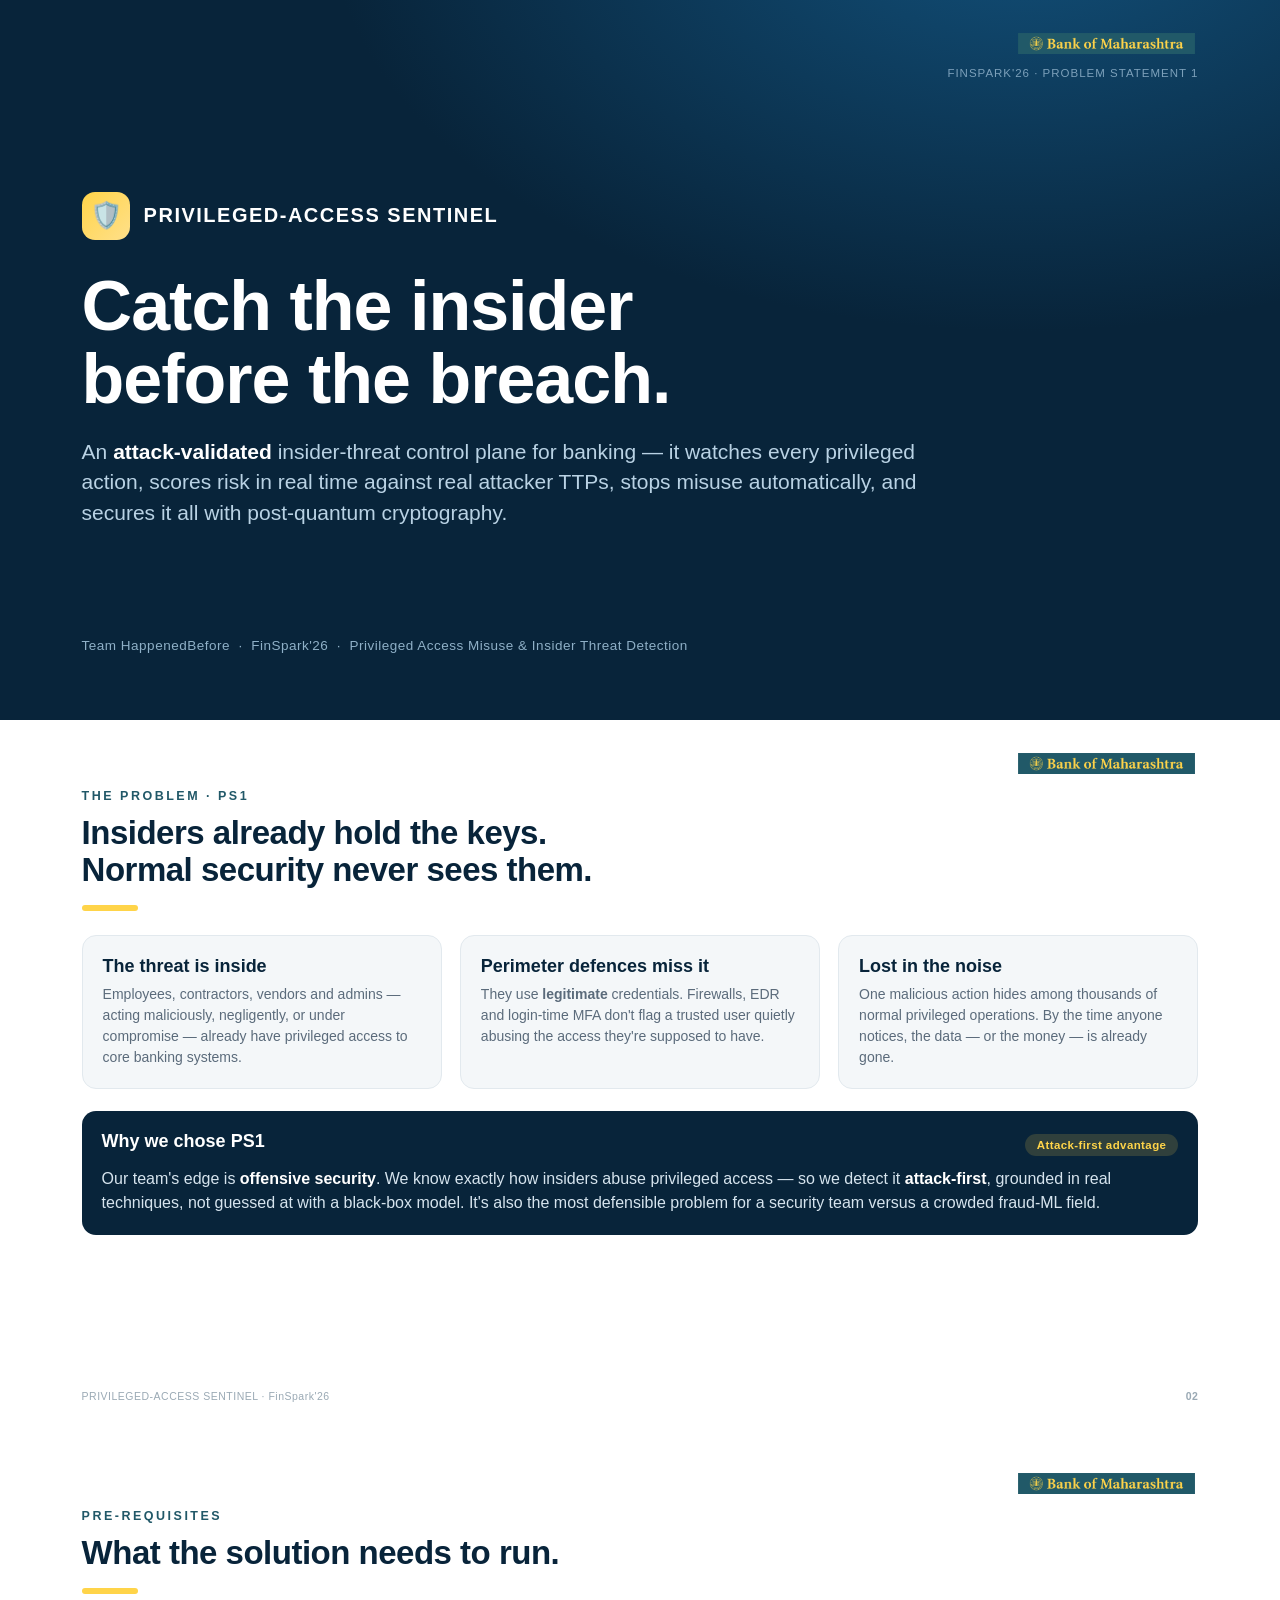
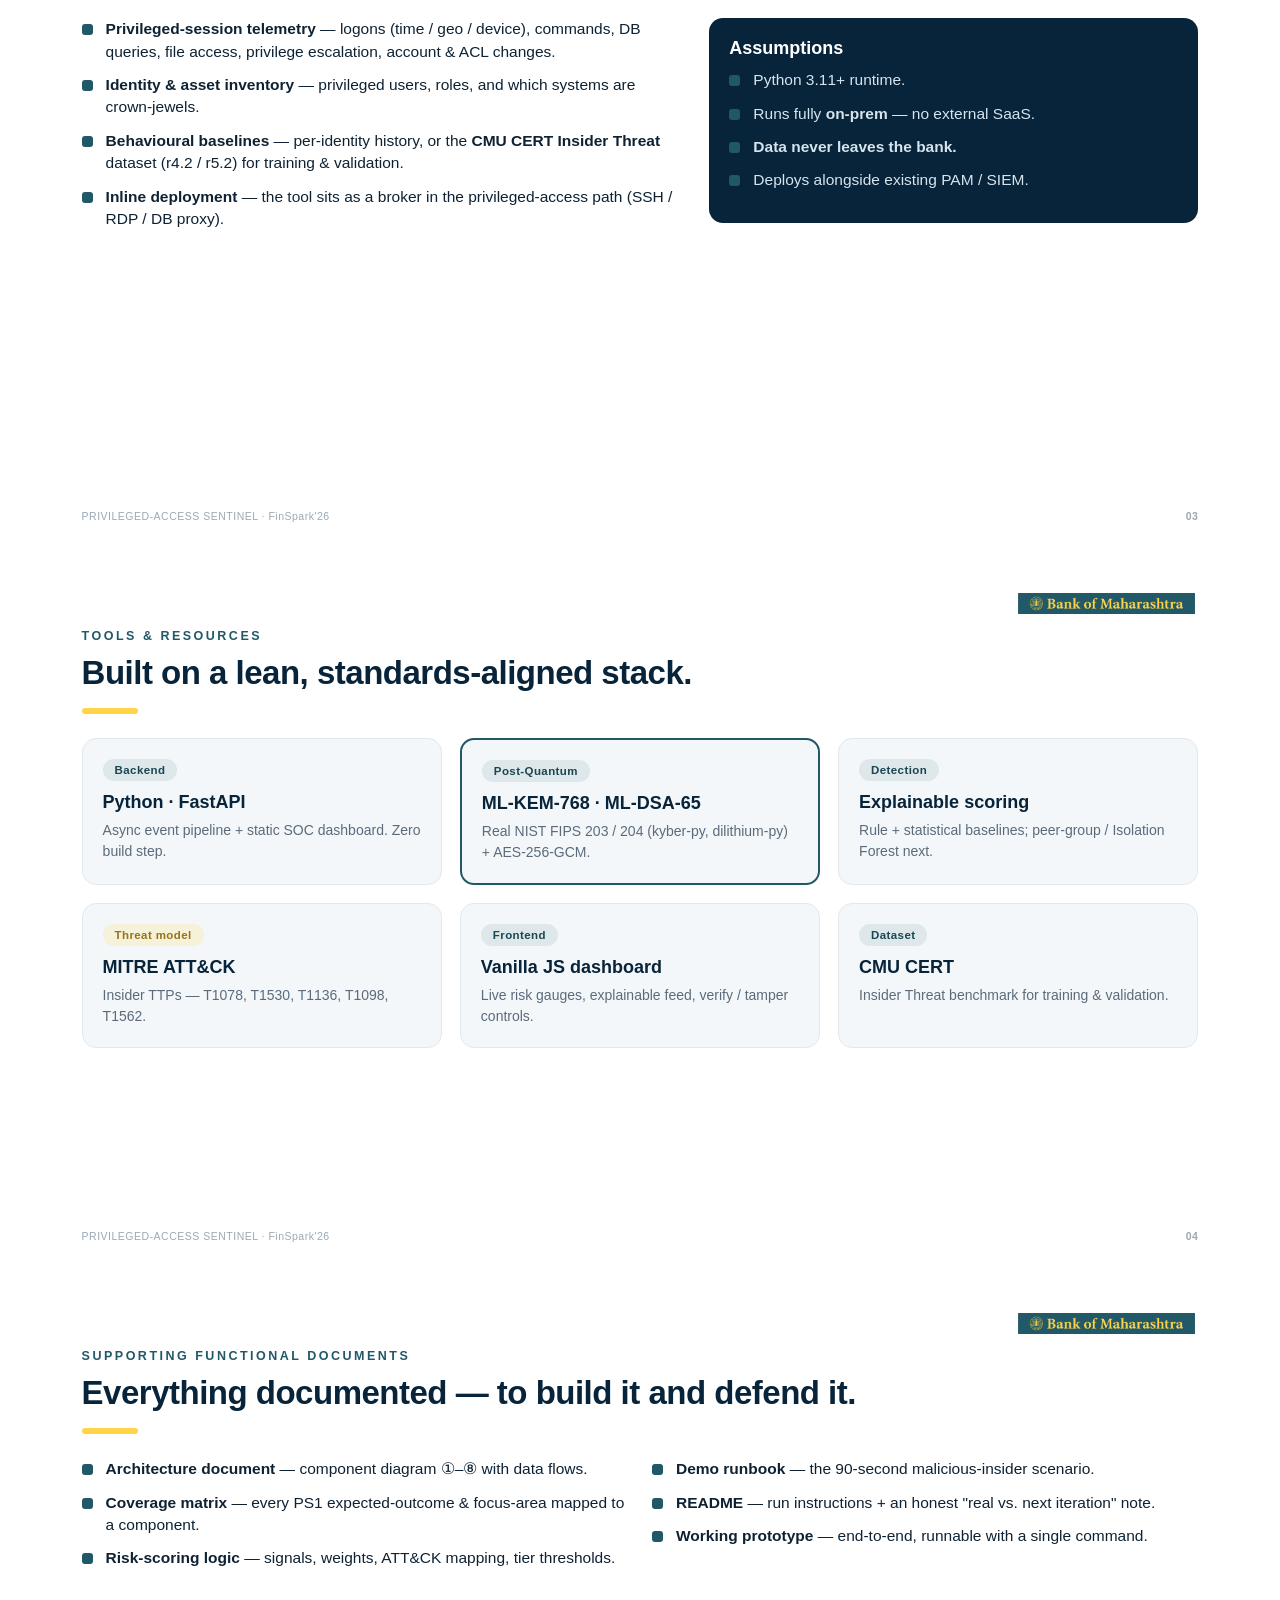
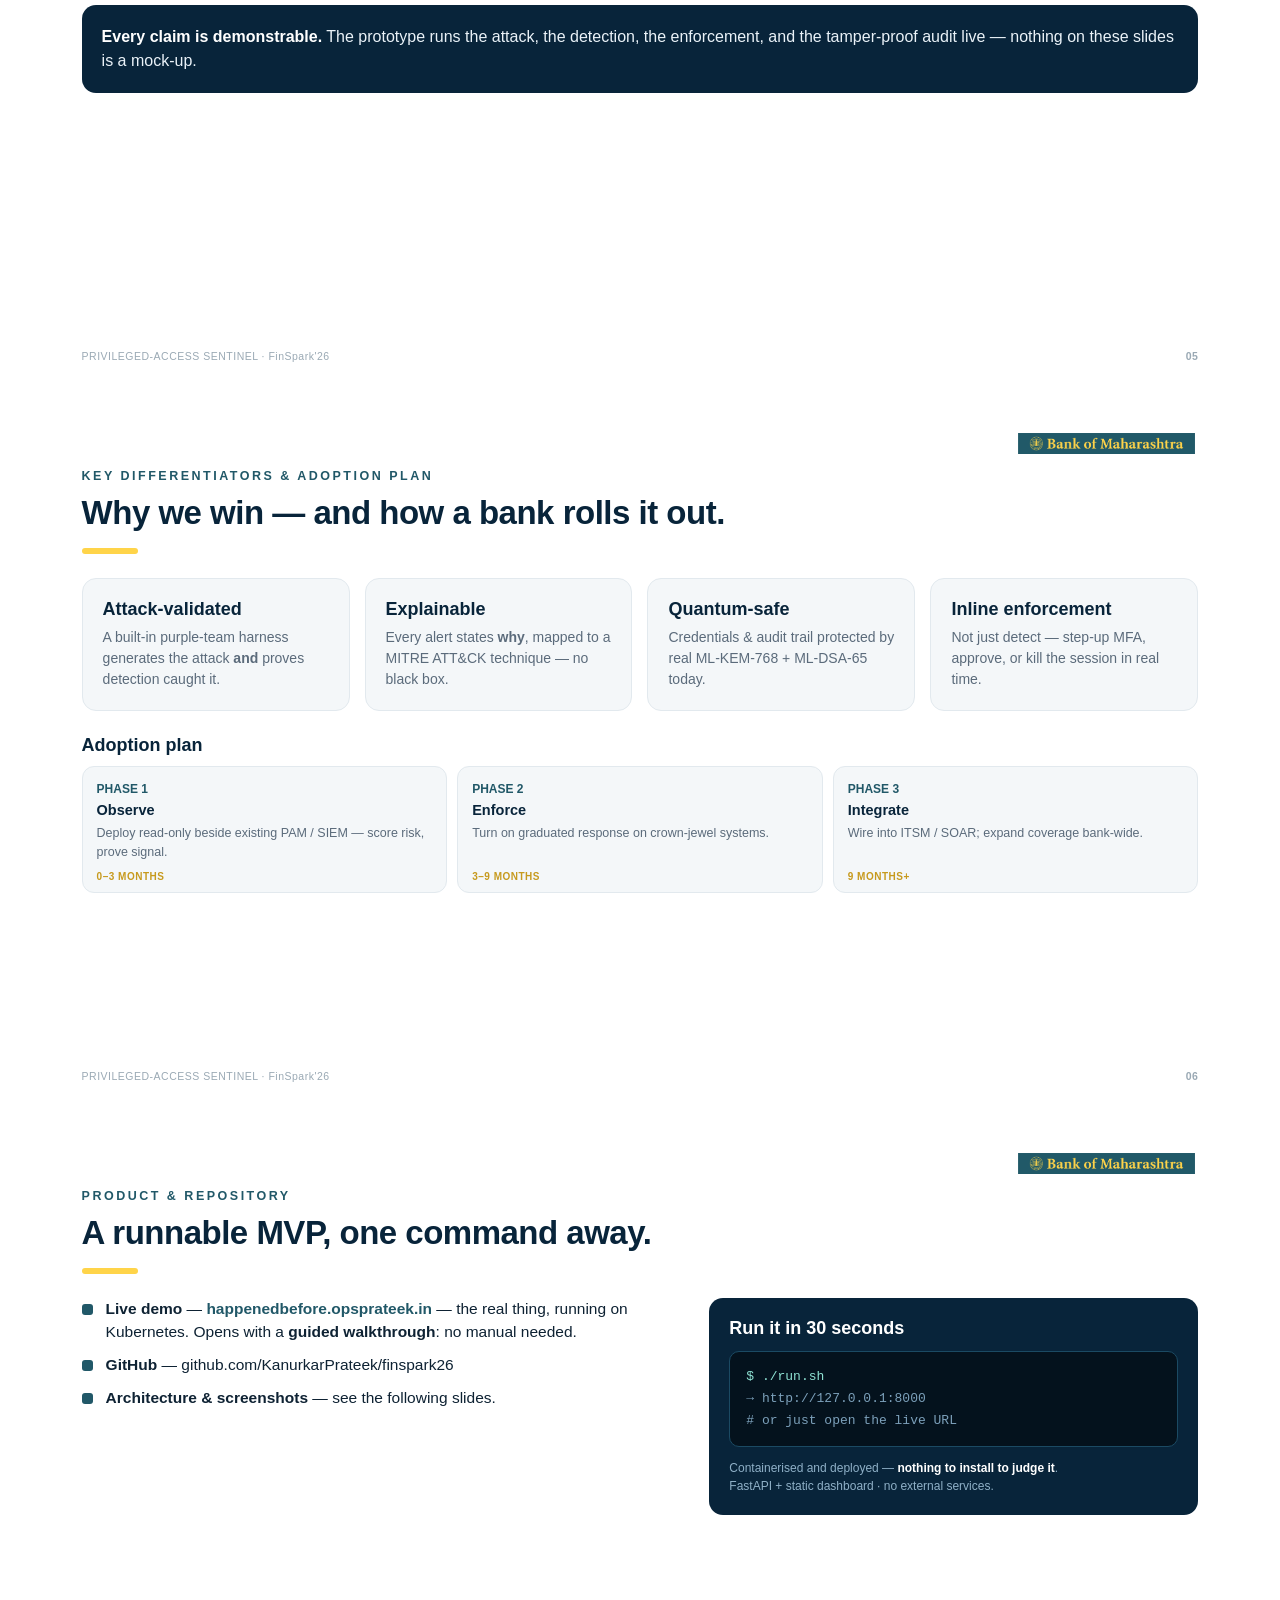
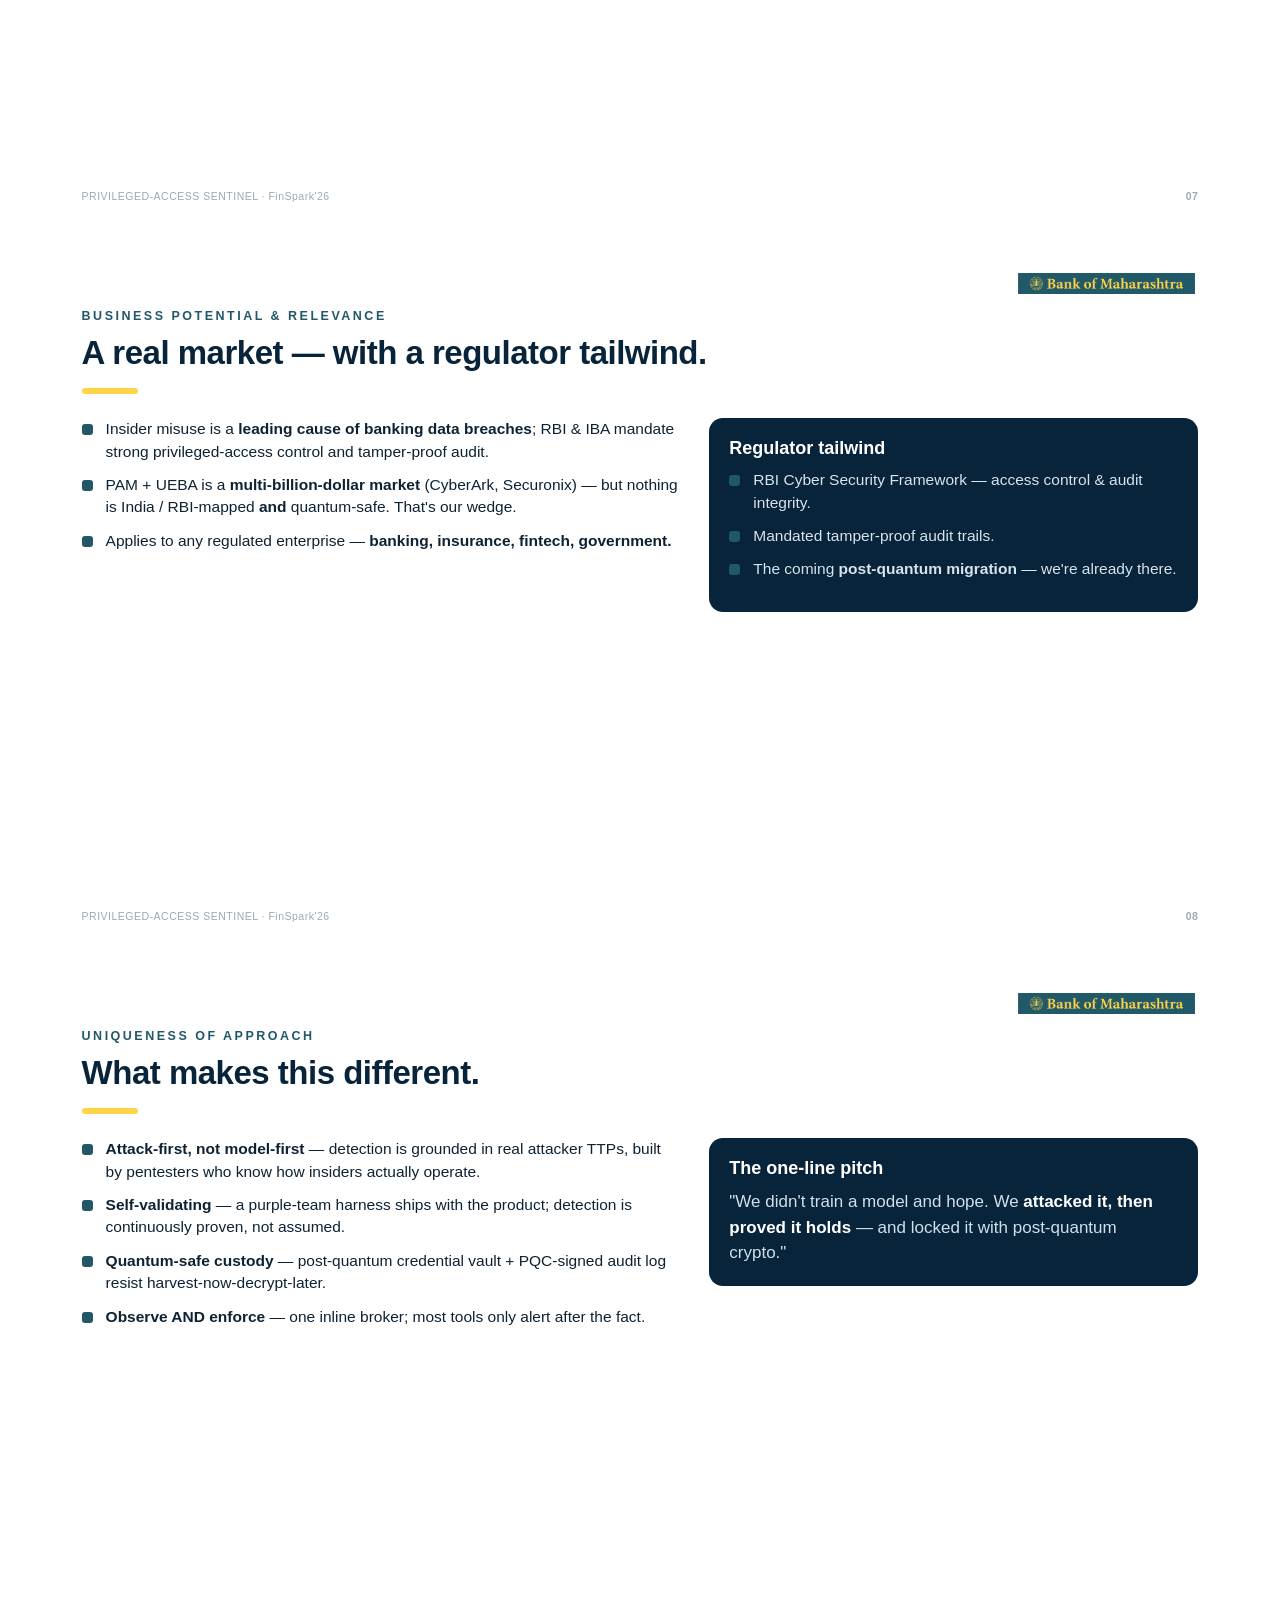
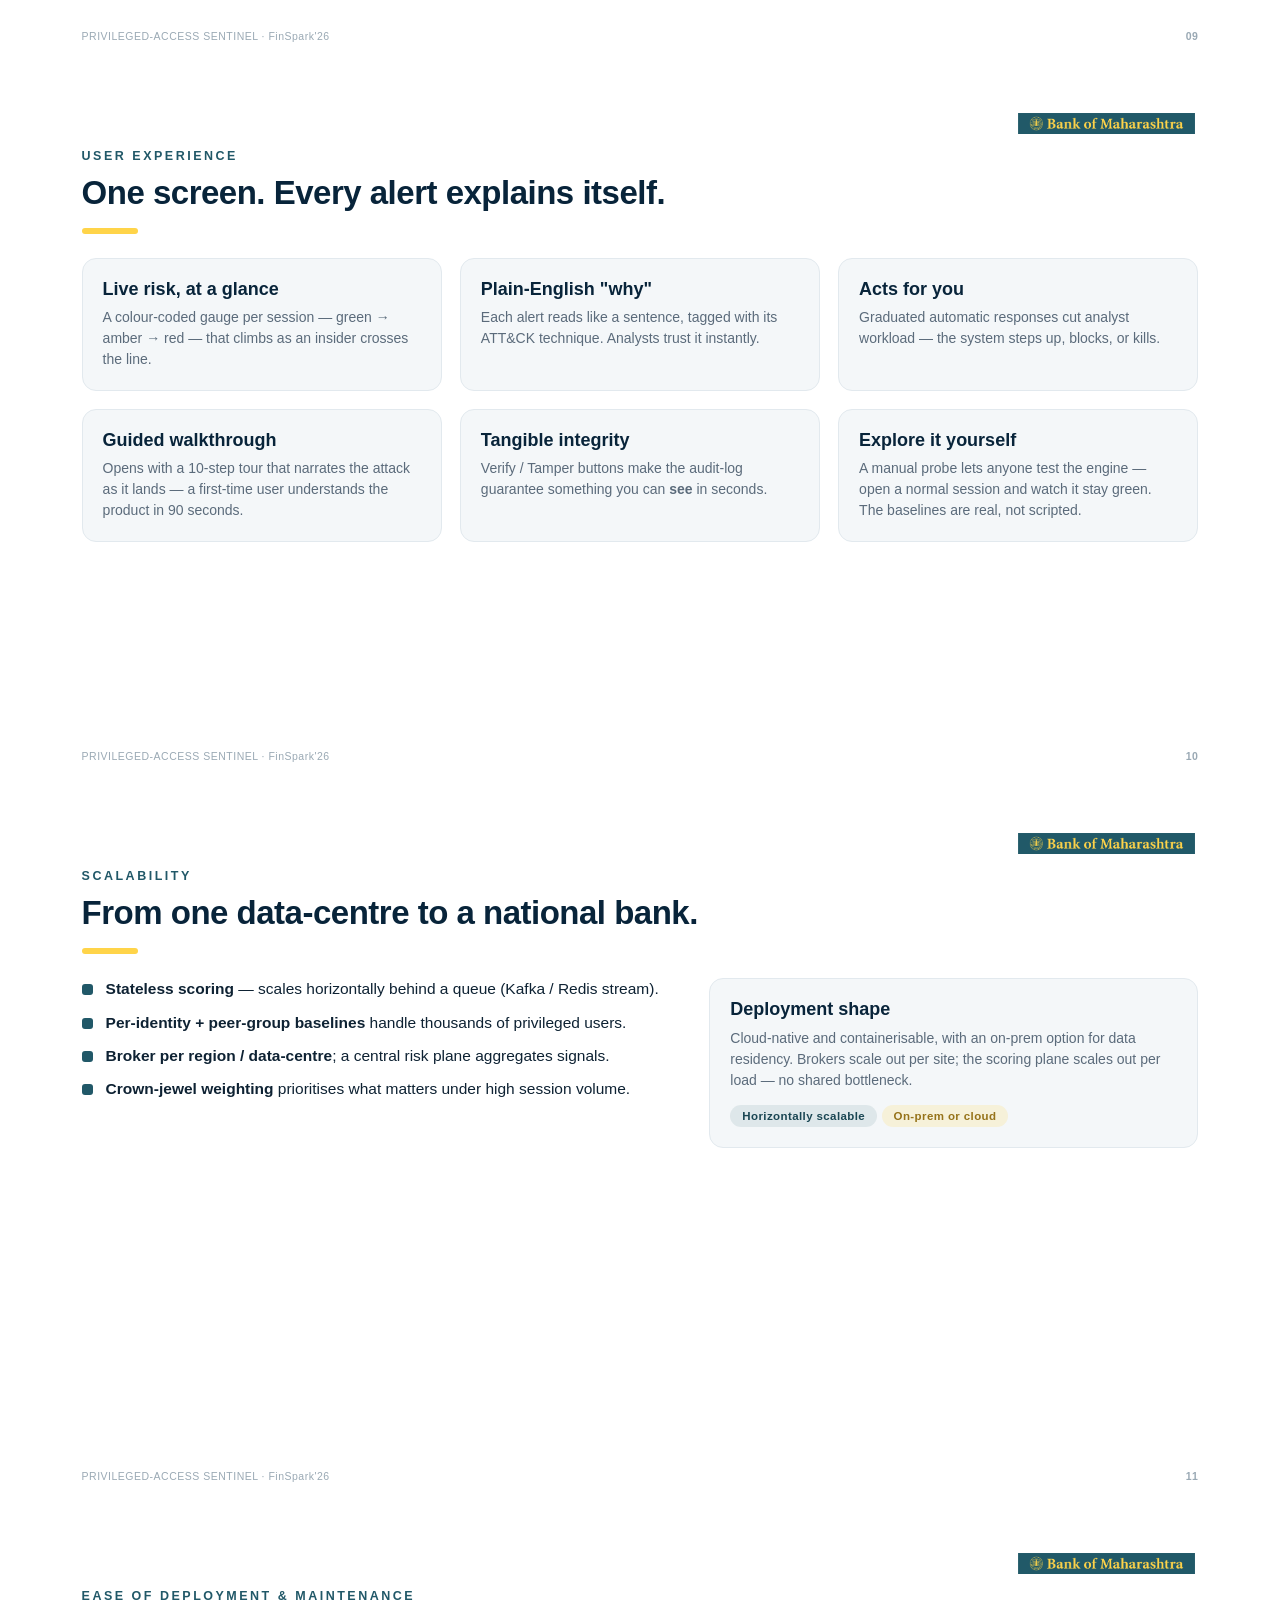
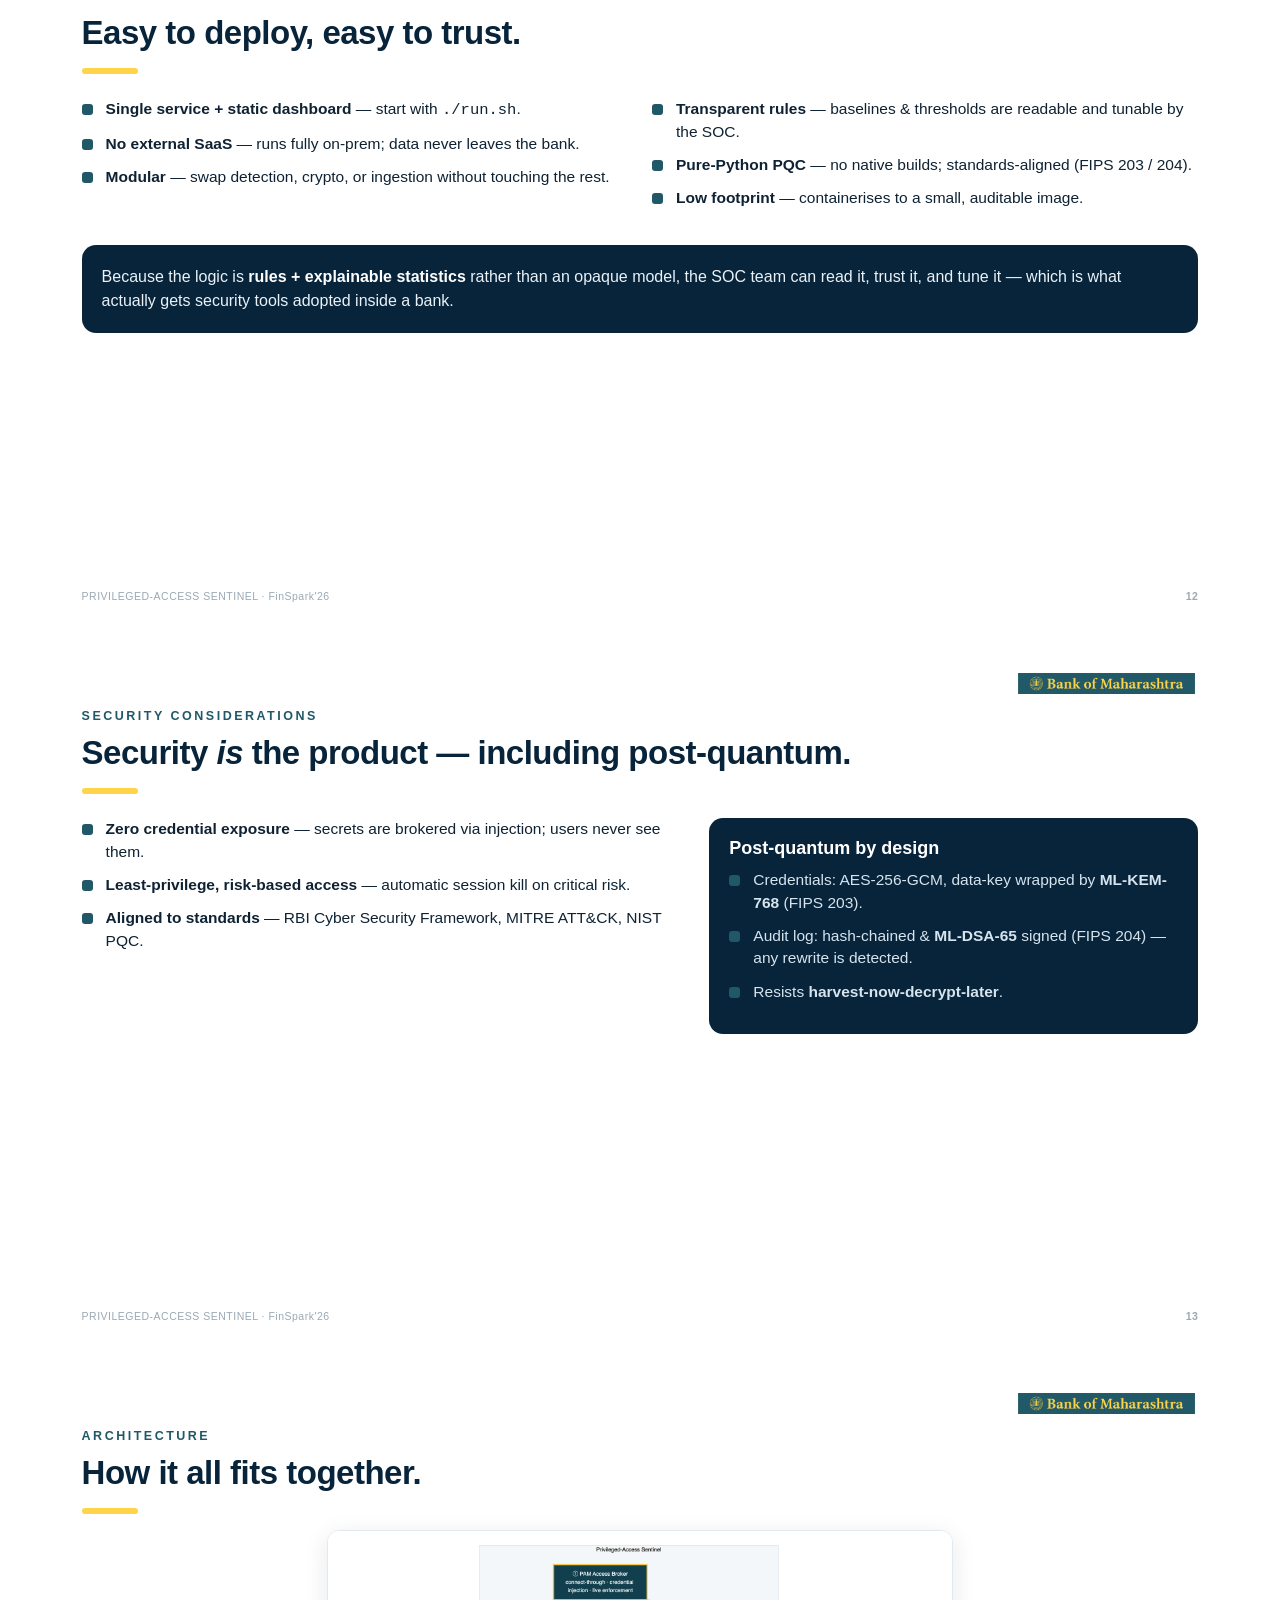
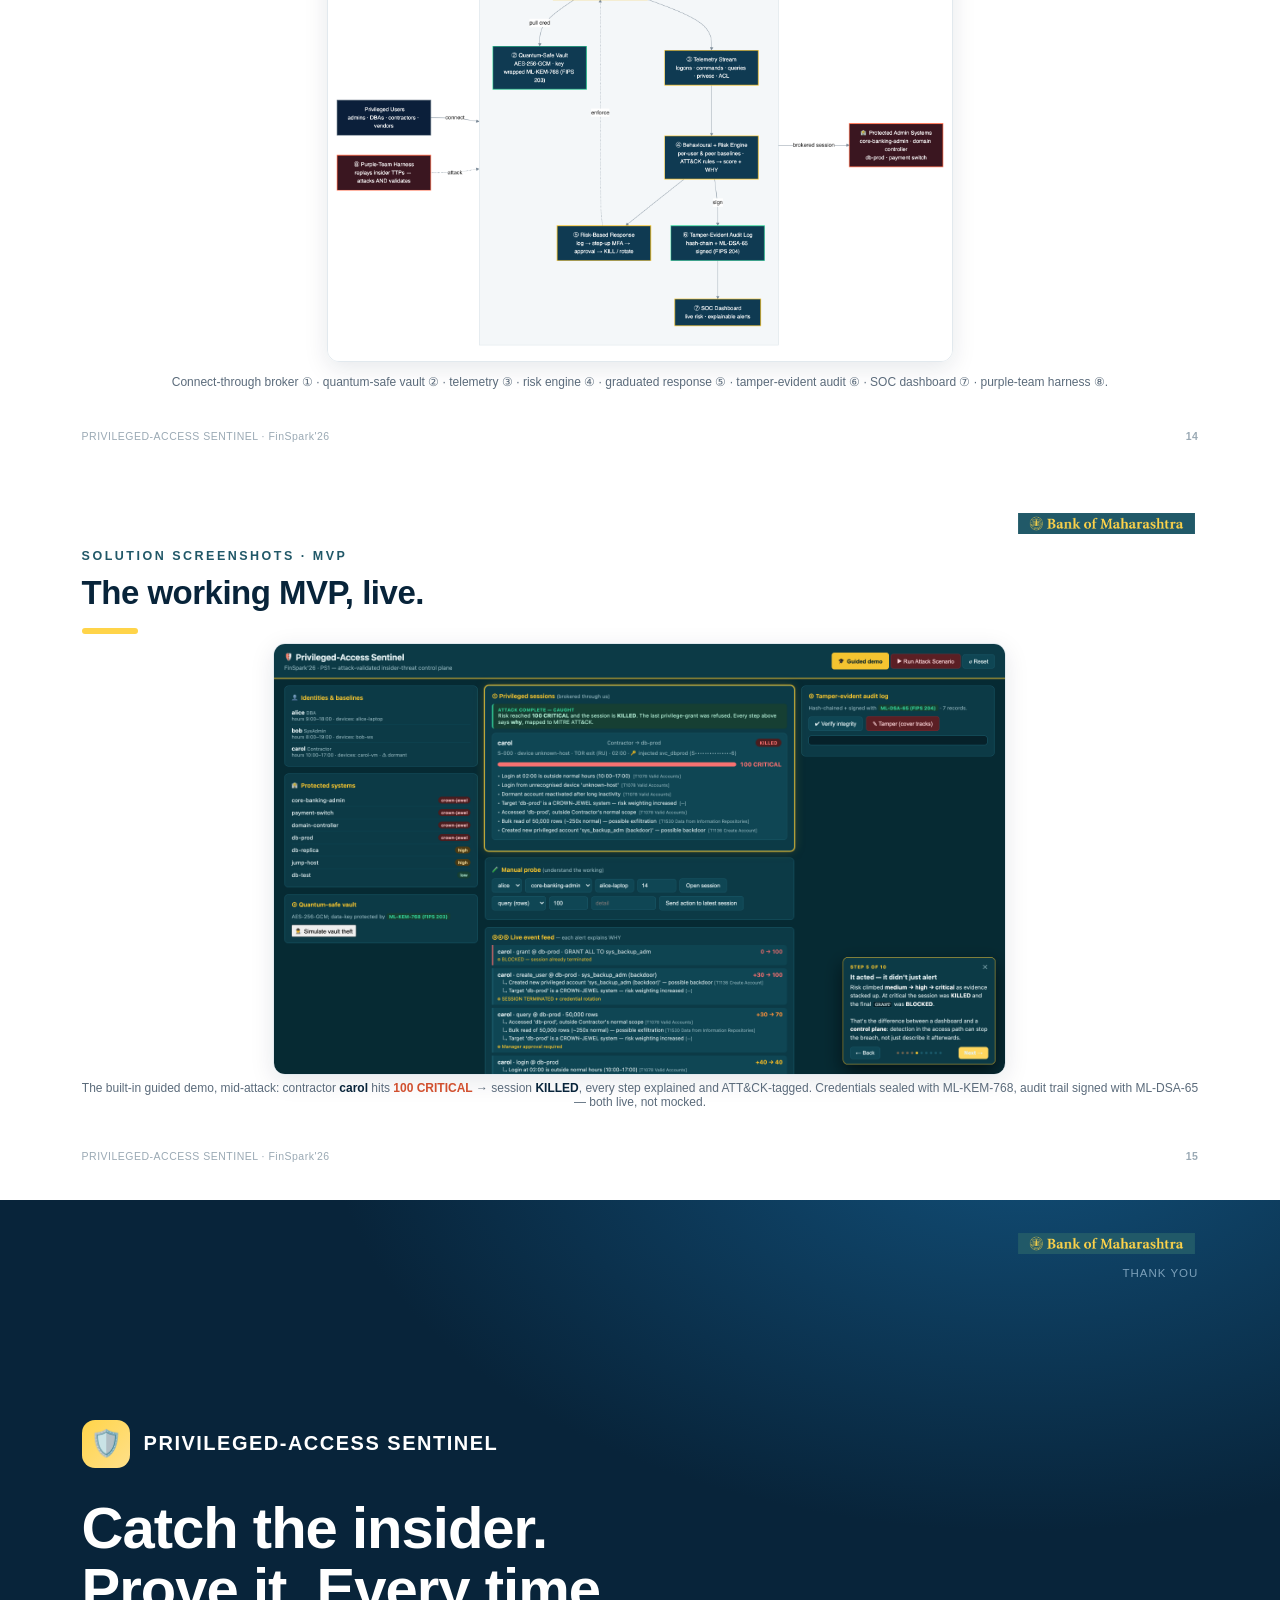
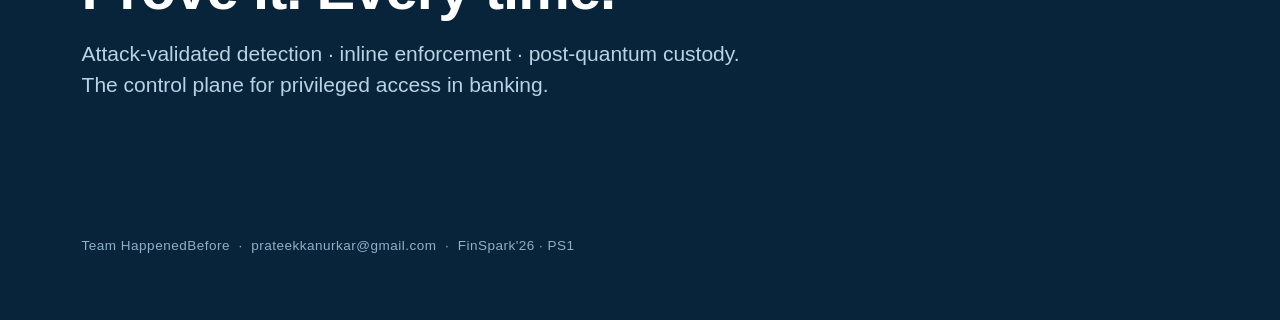
<file: pitch-deck.html>
<!doctype html>
<html lang="en">
<head>
<meta charset="utf-8">
<title>Privileged-Access Sentinel — FinSpark'26</title>
<style>
  :root{
    --navy:#08243a;
    --navy2:#0f3a52;
    --ink:#0E2233;
    --slate:#5B6B7B;
    --teal:#215868;        /* Bank of Maharashtra brand teal */
    --teal-d:#1A4653;
    --gold:#C79A1E;        /* readable gold for text/labels */
    --gold-b:#FFD449;      /* Bank of Maharashtra brand gold — bars/marks */
    --coral:#FF6B4A;
    --mist:#F4F7F9;
    --line:#E2E9EE;
    --white:#ffffff;
  }
  *{box-sizing:border-box;margin:0;padding:0}
  @page{ size:13.333in 7.5in; margin:0; }
  html,body{ font-family:-apple-system,BlinkMacSystemFont,"Segoe UI",Helvetica,Arial,sans-serif; color:var(--ink); -webkit-print-color-adjust:exact; print-color-adjust:exact; }
  .slide{
    position:relative; width:13.333in; height:7.5in;
    padding:0.72in 0.85in; page-break-after:always; overflow:hidden;
    background:var(--white); display:flex; flex-direction:column;
  }
  .slide:last-child{ page-break-after:auto; }
  /* Bank of Maharashtra mark, top-right on every slide (per hackathon template). */
  .slide::before{
    content:""; position:absolute; top:0.34in; right:0.85in;
    width:1.92in; height:0.225in; z-index:5;
    background:url("assets/bom-logo.png") no-repeat center/contain;
  }
  h1{ font-size:52px; line-height:1.05; letter-spacing:-1px; font-weight:800; }
  h2{ font-size:33px; line-height:1.12; letter-spacing:-0.5px; font-weight:800; color:var(--navy); max-width:11.4in; }
  h3{ font-size:18px; font-weight:700; color:var(--navy); }
  p,li{ font-size:15.5px; line-height:1.5; color:var(--slate); }
  .kicker{ font-size:12.5px; font-weight:800; letter-spacing:2.5px; text-transform:uppercase; color:var(--teal); margin-bottom:12px; }
  .accentbar{ width:56px; height:6px; background:var(--gold-b); border-radius:3px; margin:16px 0 24px; }
  .foot{ position:absolute; bottom:0.4in; left:0.85in; right:0.85in; display:flex; justify-content:space-between; font-size:10.5px; color:#9AA9B4; letter-spacing:.5px; }
  .foot .num{ font-weight:800; }

  /* Cover */
  .cover{ background:radial-gradient(1200px 720px at 80% -12%, #12507a 0%, var(--navy) 58%); color:#fff; justify-content:center; }
  .cover h1{ color:#fff; font-size:70px; }
  .cover .tag{ font-size:21px; color:#B9D2E4; margin-top:20px; max-width:9.3in; line-height:1.45; }
  .logo{ display:flex; align-items:center; gap:14px; margin-bottom:30px; }
  .logo .mark{ width:48px; height:48px; border-radius:13px; background:linear-gradient(135deg,var(--gold-b),#ffe08a); display:flex; align-items:center; justify-content:center; }
  .logo .mark span{ font-size:26px; }
  .logo .name{ font-size:20px; font-weight:800; letter-spacing:1.5px; color:#fff; }
  .cover .meta{ position:absolute; bottom:0.7in; left:0.85in; font-size:13.5px; color:#8FB0C7; letter-spacing:.5px;}
  .cover .snip{ position:absolute; top:0.7in; right:0.85in; font-size:11.5px; color:#7CA0BA; text-align:right; letter-spacing:1px; text-transform:uppercase;}

  /* layout */
  .grid2{ display:grid; grid-template-columns:1fr 1fr; gap:24px; }
  .grid3{ display:grid; grid-template-columns:repeat(3,1fr); gap:18px; }
  .grid4{ display:grid; grid-template-columns:repeat(4,1fr); gap:15px; }
  .card{ background:var(--mist); border:1px solid var(--line); border-radius:14px; padding:20px; }
  .card h3{ margin-bottom:7px; }
  .card p{ font-size:14px; }
  .card.navy{ background:var(--navy); border:none; color:#fff; }
  .card.navy h3{ color:#fff; } .card.navy p,.card.navy li{ color:#D6E4EE; }
  .pill{ display:inline-block; background:rgba(33,88,104,.10); color:var(--teal-d); font-size:11.5px; font-weight:700; padding:5px 12px; border-radius:20px; letter-spacing:.4px; }
  .pill.gold{ background:rgba(255,212,73,.18); color:#96731a; }
  .pill.coral{ background:rgba(255,107,74,.14); color:#d1502f; }
  ul.clean{ list-style:none; }
  ul.clean li{ position:relative; padding-left:24px; margin-bottom:11px; font-size:15.5px; color:var(--ink); line-height:1.45; }
  ul.clean li::before{ content:""; position:absolute; left:0; top:6px; width:11px; height:11px; border-radius:3px; background:var(--teal); }
  ul.check li::before{ background:var(--teal); }
  ul.cross li::before{ background:var(--coral); }
  ul.gold li::before{ background:var(--gold-b); }
  .big2{ display:grid; grid-template-columns:1.1fr .9fr; gap:30px; align-items:start; }
  .note{ font-size:11px; color:#9AA9B4; margin-top:12px; font-style:italic; }
  .num-b{ font-size:12px; font-weight:800; color:var(--teal); }
  .stat{ font-size:40px; font-weight:800; color:var(--navy); letter-spacing:-1px; }

  /* steps */
  .steps{ display:flex; gap:10px; margin-top:6px; }
  .step{ flex:1; padding:15px 14px 30px; border-radius:12px; background:var(--mist); border:1px solid var(--line); position:relative; }
  .step .no{ font-size:12px; font-weight:800; color:var(--teal); }
  .step h4{ font-size:14.5px; color:var(--navy); margin:6px 0; }
  .step p{ font-size:12.5px; }
  .step .own{ position:absolute; bottom:10px; left:14px; font-size:10px; font-weight:800; letter-spacing:.5px; text-transform:uppercase; color:var(--gold); }

  /* image stage */
  .imgstage{ flex:1; display:flex; align-items:center; justify-content:center; margin-top:6px; min-height:0; }
  .imgstage img{ max-width:100%; max-height:4.5in; border:1px solid var(--line); border-radius:12px; box-shadow:0 6px 24px rgba(11,31,58,.10); }
  .cap{ text-align:center; font-size:12px; color:var(--slate); margin:12px 0 22px; }
  .cap b{ color:var(--navy); }
</style>
</head>
<body>

<!-- 1. COVER -->
<section class="slide cover">
  <div class="snip">FinSpark'26 · Problem Statement 1</div>
  <div class="logo"><div class="mark"><span>🛡️</span></div><div class="name">PRIVILEGED-ACCESS SENTINEL</div></div>
  <h1>Catch the insider<br>before the breach.</h1>
  <div class="tag">An <b style="color:#fff">attack-validated</b> insider-threat control plane for banking — it watches every privileged action, scores risk in real time against real attacker TTPs, stops misuse automatically, and secures it all with post-quantum cryptography.</div>
  <div class="meta">Team HappenedBefore &nbsp;·&nbsp; FinSpark'26 &nbsp;·&nbsp; Privileged Access Misuse &amp; Insider Threat Detection</div>
</section>

<!-- 2. PROBLEM STATEMENT -->
<section class="slide">
  <div class="kicker">The Problem · PS1</div>
  <h2>Insiders already hold the keys.<br>Normal security never sees them.</h2>
  <div class="accentbar"></div>
  <div class="grid3">
    <div class="card"><h3>The threat is inside</h3><p>Employees, contractors, vendors and admins — acting maliciously, negligently, or under compromise — already have privileged access to core banking systems.</p></div>
    <div class="card"><h3>Perimeter defences miss it</h3><p>They use <b>legitimate</b> credentials. Firewalls, EDR and login-time MFA don't flag a trusted user quietly abusing the access they're supposed to have.</p></div>
    <div class="card"><h3>Lost in the noise</h3><p>One malicious action hides among thousands of normal privileged operations. By the time anyone notices, the data — or the money — is already gone.</p></div>
  </div>
  <div class="card navy" style="margin-top:22px">
    <div class="rowhead" style="display:flex; align-items:center; justify-content:space-between">
      <h3>Why we chose PS1</h3>
      <span class="pill" style="background:rgba(255,212,73,.16); color:#FFD449">Attack-first advantage</span>
    </div>
    <p style="margin-top:8px; font-size:16px">Our team's edge is <b style="color:#fff">offensive security</b>. We know exactly how insiders abuse privileged access — so we detect it <b style="color:#fff">attack-first</b>, grounded in real techniques, not guessed at with a black-box model. It's also the most defensible problem for a security team versus a crowded fraud-ML field.</p>
  </div>
  <div class="foot"><span>PRIVILEGED-ACCESS SENTINEL · FinSpark'26</span><span class="num">02</span></div>
</section>

<!-- 3. PRE-REQUISITE -->
<section class="slide">
  <div class="kicker">Pre-Requisites</div>
  <h2>What the solution needs to run.</h2>
  <div class="accentbar"></div>
  <div class="big2">
    <div>
      <ul class="clean">
        <li><b>Privileged-session telemetry</b> — logons (time / geo / device), commands, DB queries, file access, privilege escalation, account &amp; ACL changes.</li>
        <li><b>Identity &amp; asset inventory</b> — privileged users, roles, and which systems are crown-jewels.</li>
        <li><b>Behavioural baselines</b> — per-identity history, or the <b>CMU CERT Insider Threat</b> dataset (r4.2 / r5.2) for training &amp; validation.</li>
        <li><b>Inline deployment</b> — the tool sits as a broker in the privileged-access path (SSH / RDP / DB proxy).</li>
      </ul>
    </div>
    <div class="card navy">
      <h3>Assumptions</h3>
      <ul class="clean check" style="margin-top:10px">
        <li>Python 3.11+ runtime.</li>
        <li>Runs fully <b>on-prem</b> — no external SaaS.</li>
        <li><b>Data never leaves the bank.</b></li>
        <li>Deploys alongside existing PAM / SIEM.</li>
      </ul>
    </div>
  </div>
  <div class="foot"><span>PRIVILEGED-ACCESS SENTINEL · FinSpark'26</span><span class="num">03</span></div>
</section>

<!-- 4. TOOLS OR RESOURCES -->
<section class="slide">
  <div class="kicker">Tools &amp; Resources</div>
  <h2>Built on a lean, standards-aligned stack.</h2>
  <div class="accentbar"></div>
  <div class="grid3">
    <div class="card"><span class="pill">Backend</span><h3 style="margin-top:11px">Python · FastAPI</h3><p>Async event pipeline + static SOC dashboard. Zero build step.</p></div>
    <div class="card" style="border:2px solid var(--teal)"><span class="pill">Post-Quantum</span><h3 style="margin-top:11px">ML-KEM-768 · ML-DSA-65</h3><p>Real NIST FIPS 203 / 204 (kyber-py, dilithium-py) + AES-256-GCM.</p></div>
    <div class="card"><span class="pill">Detection</span><h3 style="margin-top:11px">Explainable scoring</h3><p>Rule + statistical baselines; peer-group / Isolation Forest next.</p></div>
    <div class="card"><span class="pill gold">Threat model</span><h3 style="margin-top:11px">MITRE ATT&amp;CK</h3><p>Insider TTPs — T1078, T1530, T1136, T1098, T1562.</p></div>
    <div class="card"><span class="pill">Frontend</span><h3 style="margin-top:11px">Vanilla JS dashboard</h3><p>Live risk gauges, explainable feed, verify / tamper controls.</p></div>
    <div class="card"><span class="pill">Dataset</span><h3 style="margin-top:11px">CMU CERT</h3><p>Insider Threat benchmark for training &amp; validation.</p></div>
  </div>
  <div class="foot"><span>PRIVILEGED-ACCESS SENTINEL · FinSpark'26</span><span class="num">04</span></div>
</section>

<!-- 5. SUPPORTING DOCS -->
<section class="slide">
  <div class="kicker">Supporting Functional Documents</div>
  <h2>Everything documented — to build it and defend it.</h2>
  <div class="accentbar"></div>
  <div class="grid2">
    <ul class="clean">
      <li><b>Architecture document</b> — component diagram ①–⑧ with data flows.</li>
      <li><b>Coverage matrix</b> — every PS1 expected-outcome &amp; focus-area mapped to a component.</li>
      <li><b>Risk-scoring logic</b> — signals, weights, ATT&amp;CK mapping, tier thresholds.</li>
    </ul>
    <ul class="clean">
      <li><b>Demo runbook</b> — the 90-second malicious-insider scenario.</li>
      <li><b>README</b> — run instructions + an honest "real vs. next iteration" note.</li>
      <li><b>Working prototype</b> — end-to-end, runnable with a single command.</li>
    </ul>
  </div>
  <div class="card navy" style="margin-top:24px">
    <p style="font-size:16px; color:#EAF2F8"><b style="color:#fff">Every claim is demonstrable.</b> The prototype runs the attack, the detection, the enforcement, and the tamper-proof audit live — nothing on these slides is a mock-up.</p>
  </div>
  <div class="foot"><span>PRIVILEGED-ACCESS SENTINEL · FinSpark'26</span><span class="num">05</span></div>
</section>

<!-- 6. KEY DIFFERENTIATORS & ADOPTION -->
<section class="slide">
  <div class="kicker">Key Differentiators &amp; Adoption Plan</div>
  <h2>Why we win — and how a bank rolls it out.</h2>
  <div class="accentbar"></div>
  <div class="grid4">
    <div class="card"><h3>Attack-validated</h3><p>A built-in purple-team harness generates the attack <b>and</b> proves detection caught it.</p></div>
    <div class="card"><h3>Explainable</h3><p>Every alert states <b>why</b>, mapped to a MITRE ATT&amp;CK technique — no black box.</p></div>
    <div class="card"><h3>Quantum-safe</h3><p>Credentials &amp; audit trail protected by real ML-KEM-768 + ML-DSA-65 today.</p></div>
    <div class="card"><h3>Inline enforcement</h3><p>Not just detect — step-up MFA, approve, or kill the session in real time.</p></div>
  </div>
  <h3 style="margin:24px 0 4px">Adoption plan</h3>
  <div class="steps">
    <div class="step"><div class="no">PHASE 1</div><h4>Observe</h4><p>Deploy read-only beside existing PAM / SIEM — score risk, prove signal.</p><div class="own">0–3 months</div></div>
    <div class="step"><div class="no">PHASE 2</div><h4>Enforce</h4><p>Turn on graduated response on crown-jewel systems.</p><div class="own">3–9 months</div></div>
    <div class="step"><div class="no">PHASE 3</div><h4>Integrate</h4><p>Wire into ITSM / SOAR; expand coverage bank-wide.</p><div class="own">9 months+</div></div>
  </div>
  <div class="foot"><span>PRIVILEGED-ACCESS SENTINEL · FinSpark'26</span><span class="num">06</span></div>
</section>

<!-- 7. GITHUB / PROTOTYPE -->
<section class="slide">
  <div class="kicker">Product &amp; Repository</div>
  <h2>A runnable MVP, one command away.</h2>
  <div class="accentbar"></div>
  <div class="big2">
    <div>
      <ul class="clean">
        <li><b>Live demo</b> — <b style="color:#215868">happenedbefore.opsprateek.in</b> — the real thing, running on Kubernetes. Opens with a <b>guided walkthrough</b>: no manual needed.</li>
        <li><b>GitHub</b> — github.com/KanurkarPrateek/finspark26</li>
        <li><b>Architecture &amp; screenshots</b> — see the following slides.</li>
      </ul>
    </div>
    <div class="card navy">
      <h3>Run it in 30 seconds</h3>
      <div style="margin-top:12px; background:#04121d; border:1px solid #1b4a63; border-radius:10px; padding:14px 16px; font-family:ui-monospace,Menlo,monospace; font-size:13px; color:#8FE3D4; line-height:1.7">
        $ ./run.sh<br>
        <span style="color:#7CA0BA">→ http://127.0.0.1:8000</span><br>
        <span style="color:#7CA0BA"># or just open the live URL</span>
      </div>
      <p style="color:#8FB0C7; font-size:12px; margin-top:12px">Containerised and deployed — <b style="color:#fff">nothing to install to judge it</b>.<br>FastAPI + static dashboard · no external services.</p>
    </div>
  </div>
  <div class="foot"><span>PRIVILEGED-ACCESS SENTINEL · FinSpark'26</span><span class="num">07</span></div>
</section>

<!-- 8. BUSINESS POTENTIAL -->
<section class="slide">
  <div class="kicker">Business Potential &amp; Relevance</div>
  <h2>A real market — with a regulator tailwind.</h2>
  <div class="accentbar"></div>
  <div class="big2">
    <div>
      <ul class="clean">
        <li>Insider misuse is a <b>leading cause of banking data breaches</b>; RBI &amp; IBA mandate strong privileged-access control and tamper-proof audit.</li>
        <li>PAM + UEBA is a <b>multi-billion-dollar market</b> (CyberArk, Securonix) — but nothing is India / RBI-mapped <b>and</b> quantum-safe. That's our wedge.</li>
        <li>Applies to any regulated enterprise — <b>banking, insurance, fintech, government.</b></li>
      </ul>
    </div>
    <div class="card navy">
      <h3>Regulator tailwind</h3>
      <ul class="clean check" style="margin-top:10px">
        <li>RBI Cyber Security Framework — access control &amp; audit integrity.</li>
        <li>Mandated tamper-proof audit trails.</li>
        <li>The coming <b>post-quantum migration</b> — we're already there.</li>
      </ul>
    </div>
  </div>
  <div class="foot"><span>PRIVILEGED-ACCESS SENTINEL · FinSpark'26</span><span class="num">08</span></div>
</section>

<!-- 9. UNIQUENESS -->
<section class="slide">
  <div class="kicker">Uniqueness of Approach</div>
  <h2>What makes this different.</h2>
  <div class="accentbar"></div>
  <div class="big2">
    <div>
      <ul class="clean">
        <li><b>Attack-first, not model-first</b> — detection is grounded in real attacker TTPs, built by pentesters who know how insiders actually operate.</li>
        <li><b>Self-validating</b> — a purple-team harness ships with the product; detection is continuously proven, not assumed.</li>
        <li><b>Quantum-safe custody</b> — post-quantum credential vault + PQC-signed audit log resist harvest-now-decrypt-later.</li>
        <li><b>Observe AND enforce</b> — one inline broker; most tools only alert after the fact.</li>
      </ul>
    </div>
    <div class="card navy">
      <h3>The one-line pitch</h3>
      <p style="color:#CFE0EC; font-size:17px; line-height:1.5; margin-top:10px">"We didn't train a model and hope. We <b style="color:#fff">attacked it, then proved it holds</b> — and locked it with post-quantum crypto."</p>
    </div>
  </div>
  <div class="foot"><span>PRIVILEGED-ACCESS SENTINEL · FinSpark'26</span><span class="num">09</span></div>
</section>

<!-- 10. USER EXPERIENCE -->
<section class="slide">
  <div class="kicker">User Experience</div>
  <h2>One screen. Every alert explains itself.</h2>
  <div class="accentbar"></div>
  <div class="grid3">
    <div class="card"><h3>Live risk, at a glance</h3><p>A colour-coded gauge per session — green → amber → red — that climbs as an insider crosses the line.</p></div>
    <div class="card"><h3>Plain-English "why"</h3><p>Each alert reads like a sentence, tagged with its ATT&amp;CK technique. Analysts trust it instantly.</p></div>
    <div class="card"><h3>Acts for you</h3><p>Graduated automatic responses cut analyst workload — the system steps up, blocks, or kills.</p></div>
  </div>
  <div class="grid3" style="margin-top:18px">
    <div class="card"><h3>Guided walkthrough</h3><p>Opens with a 10-step tour that narrates the attack as it lands — a first-time user understands the product in 90 seconds.</p></div>
    <div class="card"><h3>Tangible integrity</h3><p>Verify / Tamper buttons make the audit-log guarantee something you can <b>see</b> in seconds.</p></div>
    <div class="card"><h3>Explore it yourself</h3><p>A manual probe lets anyone test the engine — open a normal session and watch it stay green. The baselines are real, not scripted.</p></div>
  </div>
  <div class="foot"><span>PRIVILEGED-ACCESS SENTINEL · FinSpark'26</span><span class="num">10</span></div>
</section>

<!-- 11. SCALABILITY -->
<section class="slide">
  <div class="kicker">Scalability</div>
  <h2>From one data-centre to a national bank.</h2>
  <div class="accentbar"></div>
  <div class="big2">
    <div>
      <ul class="clean">
        <li><b>Stateless scoring</b> — scales horizontally behind a queue (Kafka / Redis stream).</li>
        <li><b>Per-identity + peer-group baselines</b> handle thousands of privileged users.</li>
        <li><b>Broker per region / data-centre</b>; a central risk plane aggregates signals.</li>
        <li><b>Crown-jewel weighting</b> prioritises what matters under high session volume.</li>
      </ul>
    </div>
    <div class="card">
      <h3>Deployment shape</h3>
      <p style="margin-top:8px">Cloud-native and containerisable, with an on-prem option for data residency. Brokers scale out per site; the scoring plane scales out per load — no shared bottleneck.</p>
      <div style="margin-top:14px"><span class="pill">Horizontally scalable</span> <span class="pill gold">On-prem or cloud</span></div>
    </div>
  </div>
  <div class="foot"><span>PRIVILEGED-ACCESS SENTINEL · FinSpark'26</span><span class="num">11</span></div>
</section>

<!-- 12. DEPLOYMENT -->
<section class="slide">
  <div class="kicker">Ease of Deployment &amp; Maintenance</div>
  <h2>Easy to deploy, easy to trust.</h2>
  <div class="accentbar"></div>
  <div class="grid2">
    <ul class="clean">
      <li><b>Single service + static dashboard</b> — start with <code>./run.sh</code>.</li>
      <li><b>No external SaaS</b> — runs fully on-prem; data never leaves the bank.</li>
      <li><b>Modular</b> — swap detection, crypto, or ingestion without touching the rest.</li>
    </ul>
    <ul class="clean">
      <li><b>Transparent rules</b> — baselines &amp; thresholds are readable and tunable by the SOC.</li>
      <li><b>Pure-Python PQC</b> — no native builds; standards-aligned (FIPS 203 / 204).</li>
      <li><b>Low footprint</b> — containerises to a small, auditable image.</li>
    </ul>
  </div>
  <div class="card navy" style="margin-top:24px">
    <p style="font-size:16px; color:#EAF2F8">Because the logic is <b style="color:#fff">rules + explainable statistics</b> rather than an opaque model, the SOC team can read it, trust it, and tune it — which is what actually gets security tools adopted inside a bank.</p>
  </div>
  <div class="foot"><span>PRIVILEGED-ACCESS SENTINEL · FinSpark'26</span><span class="num">12</span></div>
</section>

<!-- 13. SECURITY CONSIDERATIONS -->
<section class="slide">
  <div class="kicker">Security Considerations</div>
  <h2>Security <i>is</i> the product — including post-quantum.</h2>
  <div class="accentbar"></div>
  <div class="big2">
    <div>
      <ul class="clean">
        <li><b>Zero credential exposure</b> — secrets are brokered via injection; users never see them.</li>
        <li><b>Least-privilege, risk-based access</b> — automatic session kill on critical risk.</li>
        <li><b>Aligned to standards</b> — RBI Cyber Security Framework, MITRE ATT&amp;CK, NIST PQC.</li>
      </ul>
    </div>
    <div class="card navy">
      <h3>Post-quantum by design</h3>
      <ul class="clean check" style="margin-top:10px">
        <li>Credentials: AES-256-GCM, data-key wrapped by <b>ML-KEM-768</b> (FIPS 203).</li>
        <li>Audit log: hash-chained &amp; <b>ML-DSA-65</b> signed (FIPS 204) — any rewrite is detected.</li>
        <li>Resists <b>harvest-now-decrypt-later</b>.</li>
      </ul>
    </div>
  </div>
  <div class="foot"><span>PRIVILEGED-ACCESS SENTINEL · FinSpark'26</span><span class="num">13</span></div>
</section>

<!-- 14. ARCHITECTURE -->
<section class="slide">
  <div class="kicker">Architecture</div>
  <h2>How it all fits together.</h2>
  <div class="accentbar" style="margin-bottom:10px"></div>
  <div class="imgstage"><img src="assets/architecture.png" alt="Architecture diagram"></div>
  <div class="cap">Connect-through broker ① · quantum-safe vault ② · telemetry ③ · risk engine ④ · graduated response ⑤ · tamper-evident audit ⑥ · SOC dashboard ⑦ · purple-team harness ⑧.</div>
  <div class="foot"><span>PRIVILEGED-ACCESS SENTINEL · FinSpark'26</span><span class="num">14</span></div>
</section>

<!-- 15. SCREENSHOTS -->
<section class="slide">
  <div class="kicker">Solution Screenshots · MVP</div>
  <h2>The working MVP, live.</h2>
  <div class="accentbar" style="margin-bottom:10px"></div>
  <div class="imgstage"><img src="assets/dashboard.png" alt="SOC dashboard during insider attack"></div>
  <div class="cap">The built-in guided demo, mid-attack: contractor <b>carol</b> hits <b style="color:#d1502f">100 CRITICAL</b> → session <b>KILLED</b>, every step explained and ATT&amp;CK-tagged. Credentials sealed with ML-KEM-768, audit trail signed with ML-DSA-65 — both live, not mocked.</div>
  <div class="foot"><span>PRIVILEGED-ACCESS SENTINEL · FinSpark'26</span><span class="num">15</span></div>
</section>

<!-- 16. CLOSE -->
<section class="slide cover" style="justify-content:center">
  <div class="logo"><div class="mark"><span>🛡️</span></div><div class="name">PRIVILEGED-ACCESS SENTINEL</div></div>
  <h1 style="font-size:58px">Catch the insider.<br>Prove it. Every time.</h1>
  <div class="tag">Attack-validated detection · inline enforcement · post-quantum custody.<br>The control plane for privileged access in banking.</div>
  <div class="meta">Team HappenedBefore &nbsp;·&nbsp; prateekkanurkar@gmail.com &nbsp;·&nbsp; FinSpark'26 · PS1</div>
  <div class="snip">Thank you</div>
</section>

</body>
</html>
</file>
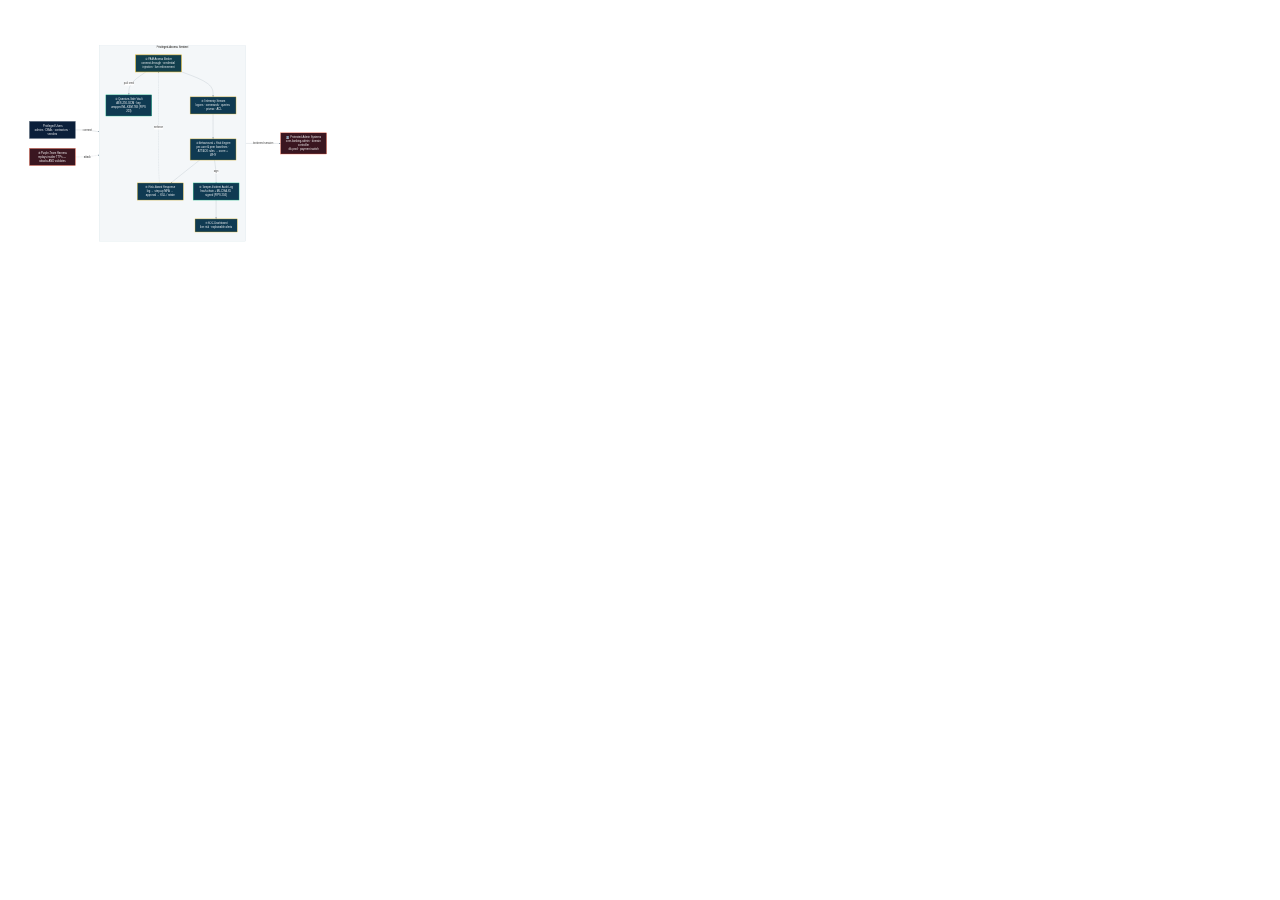
<file: assets/mermaid_render.html>
<!doctype html>
<html>
<head>
<meta charset="utf-8">
<script src="mermaid.min.js"></script>
<style>
  html,body{ margin:0; padding:0; background:#ffffff; }
  #wrap{ padding:28px; display:inline-block; background:#ffffff; }
  .mermaid{ font-family:-apple-system,"Segoe UI",Helvetica,Arial,sans-serif; }
</style>
</head>
<body>
<div id="wrap">
<pre class="mermaid">
flowchart LR
  U["fa:fa-user Privileged Users<br/>admins · DBAs · contractors · vendors"]:::user

  subgraph SENTINEL["Privileged-Access Sentinel"]
    direction TB
    B["① PAM Access Broker<br/>connect-through · credential injection · live enforcement"]:::broker
    T["③ Telemetry Stream<br/>logons · commands · queries · privesc · ACL"]:::gold
    E["④ Behavioural + Risk Engine<br/>per-user & peer baselines · ATT&CK rules → score + WHY"]:::gold
    R["⑤ Risk-Based Response<br/>log → step-up MFA → approval → KILL / rotate"]:::gold
    V["② Quantum-Safe Vault<br/>AES-256-GCM · key wrapped ML-KEM-768 (FIPS 203)"]:::green
    A["⑥ Tamper-Evident Audit Log<br/>hash-chain + ML-DSA-65 signed (FIPS 204)"]:::green
    D["⑦ SOC Dashboard<br/>live risk · explainable alerts"]:::gold
  end

  S["🏦 Protected Admin Systems<br/>core-banking-admin · domain controller<br/>db-prod · payment switch"]:::danger
  H["⑧ Purple-Team Harness<br/>replays insider TTPs — attacks AND validates"]:::danger

  U -->|connect| B
  B -->|brokered session| S
  B -->|pull cred| V
  B --> T --> E --> R
  R -.->|enforce| B
  E -->|sign| A --> D
  H -.->|attack| B

  classDef user fill:#0B1F3A,stroke:#5B6B7B,color:#ffffff,stroke-width:2px;
  classDef broker fill:#123f4d,stroke:#F4C430,color:#ffffff,stroke-width:3px;
  classDef gold fill:#0f3a52,stroke:#F4C430,color:#ffffff,stroke-width:2px;
  classDef green fill:#0f3a52,stroke:#34d399,color:#ffffff,stroke-width:2px;
  classDef danger fill:#3a1620,stroke:#FF6B4A,color:#ffffff,stroke-width:2px;
</pre>
</div>
<script>
  mermaid.initialize({
    startOnLoad: true,
    look: "classic",
    theme: "base",
    flowchart: { curve: "basis", nodeSpacing: 55, rankSpacing: 80, padding: 14, htmlLabels: true },
    themeVariables: {
      fontFamily: "-apple-system, Segoe UI, Helvetica, Arial, sans-serif",
      fontSize: "15px",
      lineColor: "#7C8B99",
      edgeLabelBackground: "#ffffff",
      clusterBkg: "#F4F7F9",
      clusterBorder: "#C9D6DE"
    }
  });
</script>
</body>
</html>
</file>
